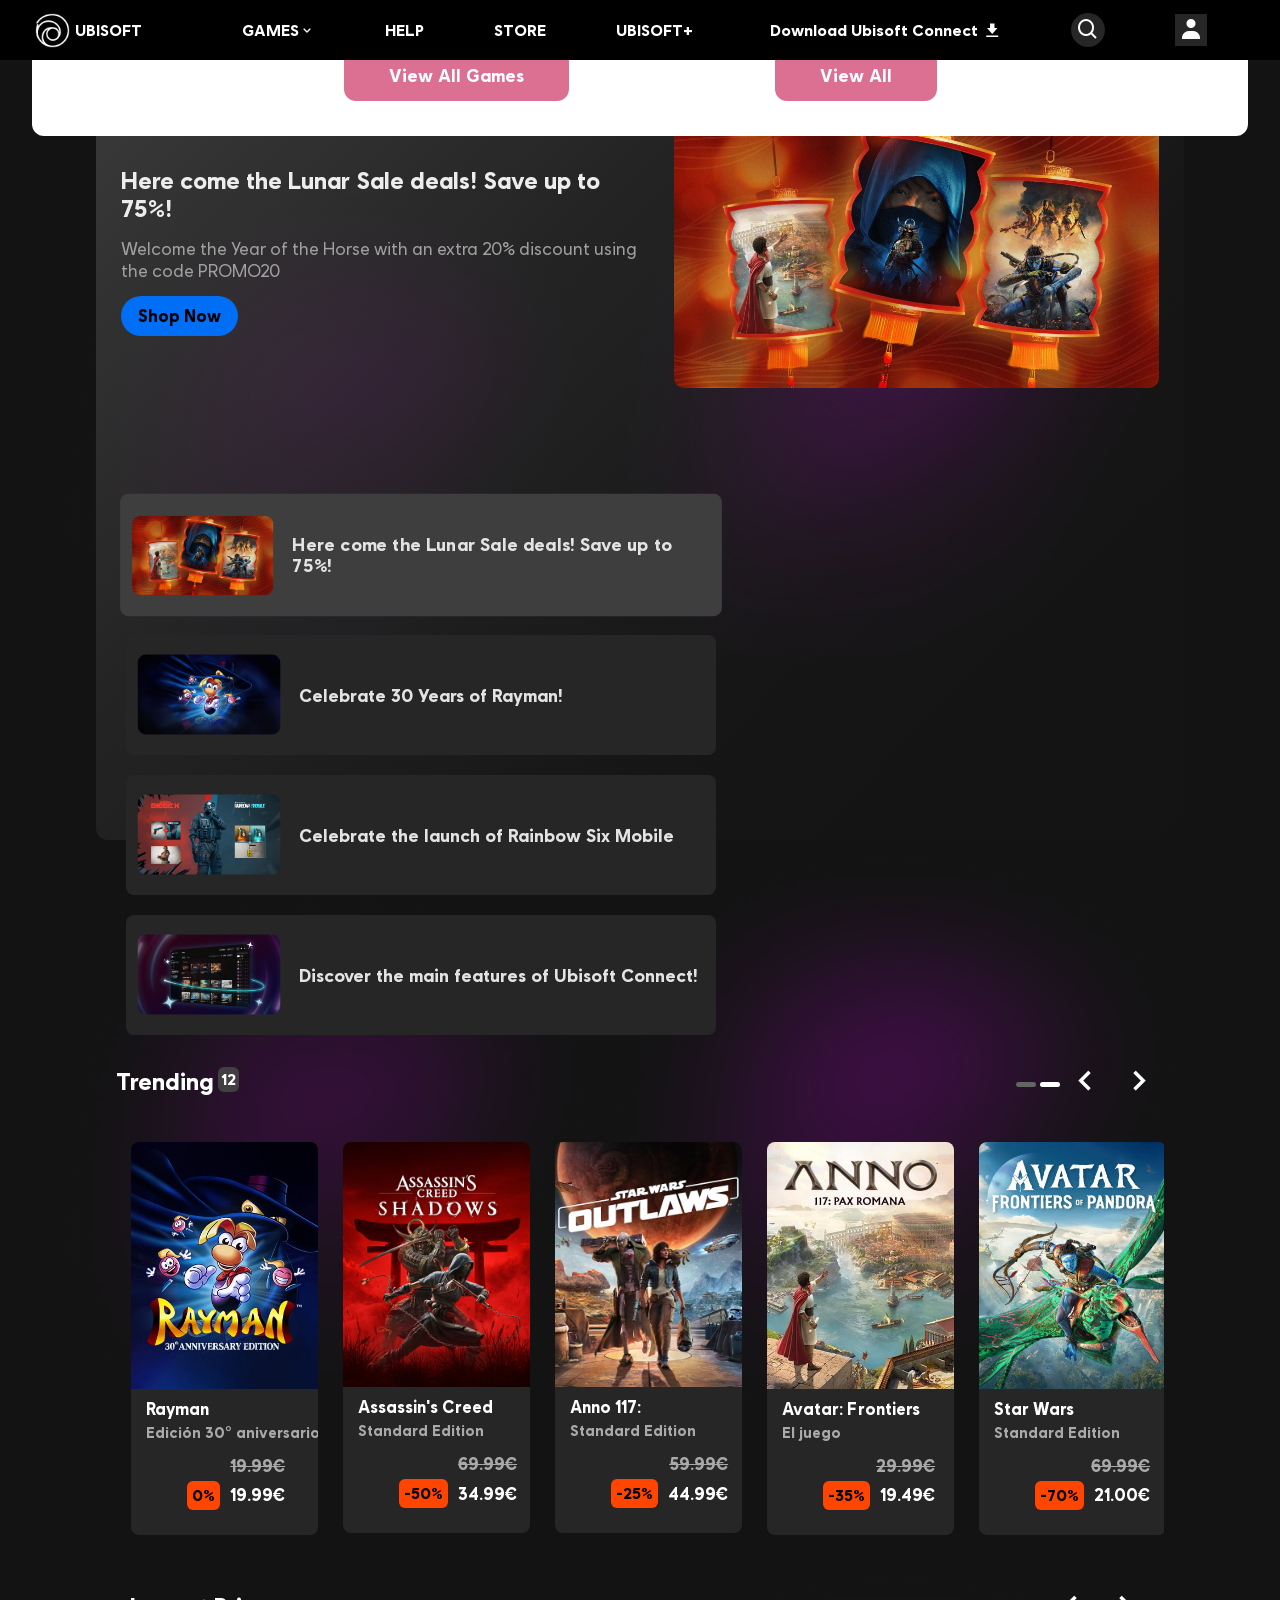
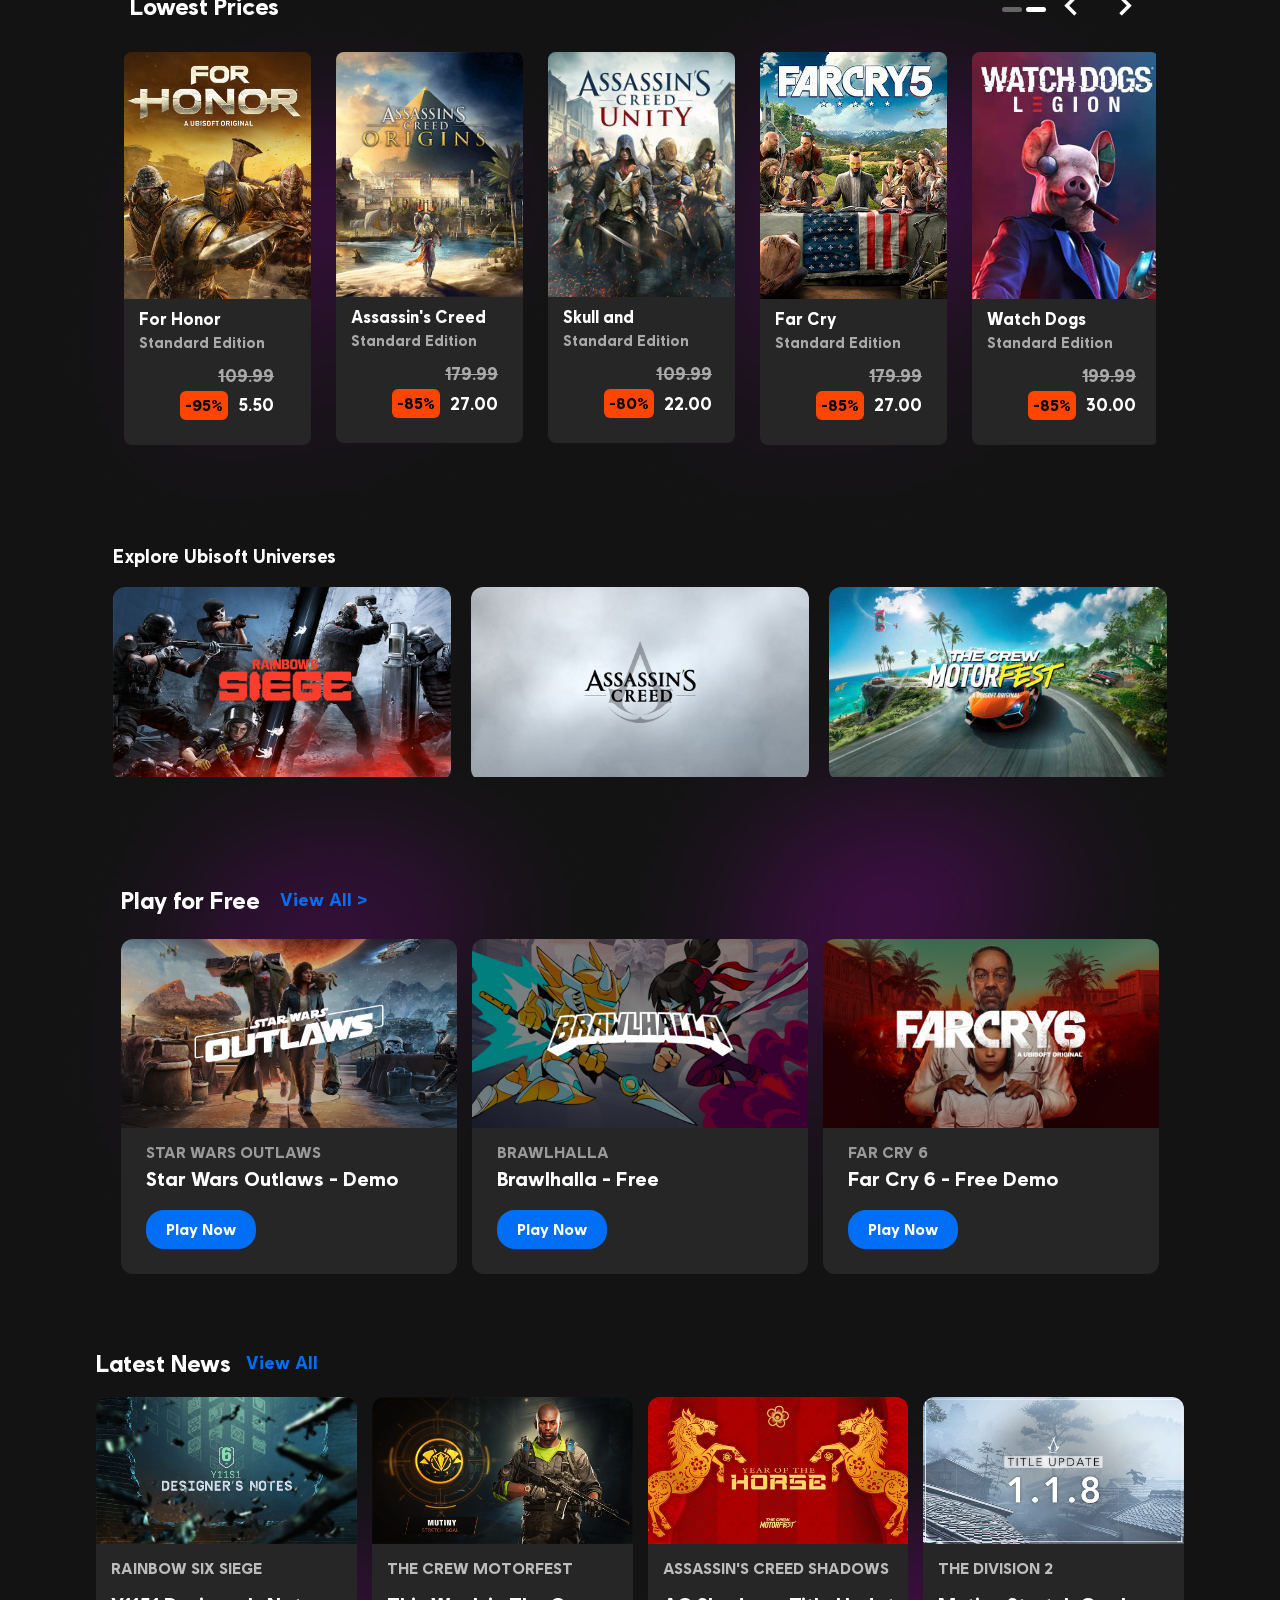
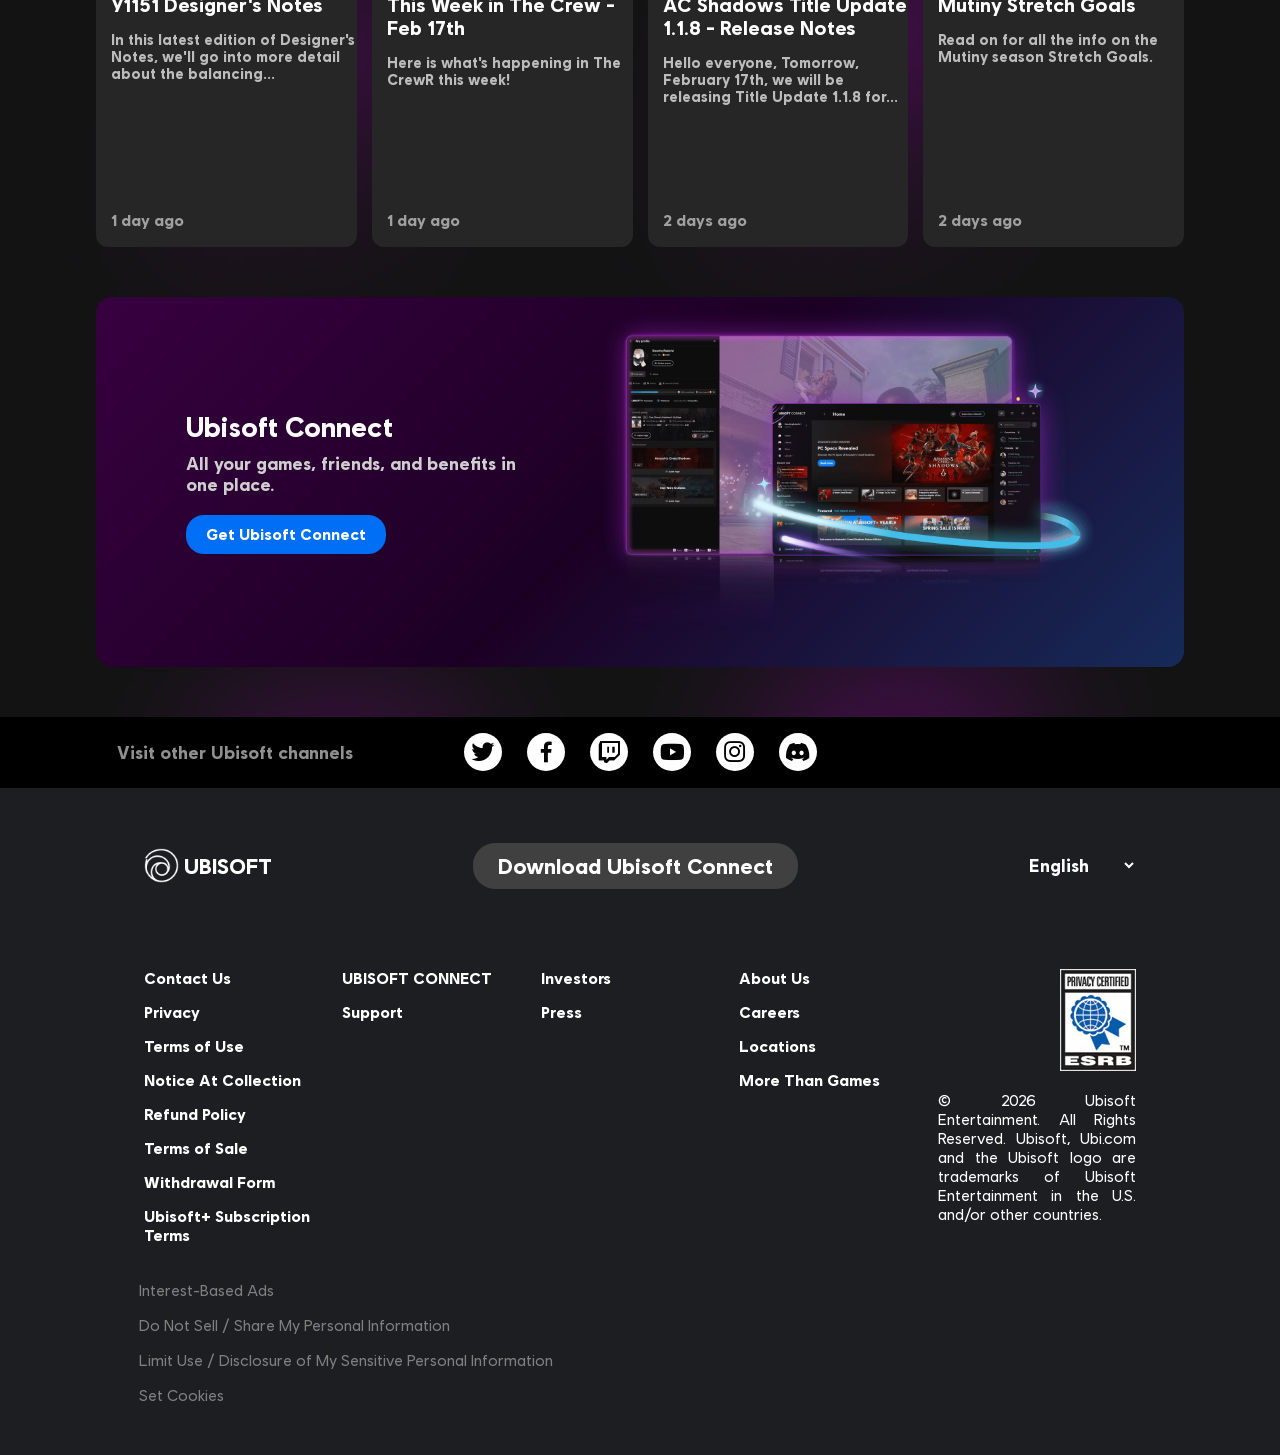
<file: index.html>
<!doctype html>
<html lang="en">
  <head>
    <meta charset="UTF-8" />
    <meta name="viewport" content="width=device-width, initial-scale=1.0" />
    <link
      href="https://unpkg.com/boxicons@2.1.4/css/boxicons.min.css"
      rel="stylesheet"
    />
    <link rel="stylesheet" href="css/compressed/main.min.css" />
    <title>Document</title>
  </head>
  <body>
    <header>
      <nav>
        <ul class="logo-and-category-in-header">
          <li class="humburger-menu-icon">
            <span></span>
            <span></span>
            <span></span>
          </li>
          <li class="logo-box">
            <a href="home.html">
              <img
                class="logo"
                src="assets/img/Ubisoft-Logo--Streamline-Ultimate.png"
                alt=""
              />
              UBISOFT
            </a>
          </li>
          <li class="game-btn-on-header">
            GAMES <i class="bx bx-chevron-down"></i>
          </li>
          <li>HELP</li>
          <li>STORE</li>
          <li>UBISOFT+</li>
        </ul>
        <ul class="icon-in-header">
          <li>Download Ubisoft Connect <i class="bx bxs-download"></i></li>
          <li><i class="bx bx-search"></i></li>
          <li><i class="bx bxs-user"></i></li>
        </ul>
      </nav>
    </header>
    <section class="hamburger-menu-section">
      <ul>
        <li class="open-modal-in-header-mobile-size">
          <p>GAMES <i class="bx bx-chevron-down"></i></p>
          <div class="link-box">
            <a href="">Browse By Category</a>
            <a href="">Browse By Game</a>
            <a href="">Ubisoft+</a>
          </div>
        </li>
      </ul>
      <ul>
        <li><a href="">HELP</a></li>
      </ul>
      <ul>
        <li><a href="">STORE</a></li>
      </ul>
      <ul>
        <li><a href="">UBISOFT+</a></li>
      </ul>
    </section>
    <section class="open-modal-header-section">
      <div class="row-one-in-modal-section">
        <div class="div-one-in-row-one-in-modal-header">
          <ul>
            <li>
              <h2 class="title-col-in-modal-header">Browse By Category</h2>
            </li>
            <li><a href="">Featured</a></li>
            <li><a href="">New To Old</a></li>
            <li><a href="">Free To Play</a></li>
          </ul>
          <ul>
            <li><h2 class="title-col-in-modal-header">Featured</h2></li>
            <li><a href="">PC</a></li>
            <li><a href="">PlayStation</a></li>
            <li><a href="">Nintendo Switch</a></li>
            <li><a href="">Virtual Reality</a></li>
            <li><a href="">Mobile</a></li>
          </ul>
        </div>
        <div class="div-two-in-row-one-in-modal-header">
          <ul>
            <li><h2 class="title-col-in-modal-header">Browse By Game</h2></li>
            <li><a href="">Assassin's Creed Shadows</a></li>
            <li><a href="">Rainbow Six Siege</a></li>
            <li><a href="">Star Wars Outlaws</a></li>
            <li><a href="">Anno 117 : Pax Romana</a></li>
            <li><a href="">Avatar: Frontiers of Pandora</a></li>
            <li><a href="">The Rogue Prince of Persia</a></li>
            <li><a href="">The Crew Motorfest</a></li>
            <li><a href="">Assassin's Creed Mirage</a></li>
            <li><a href="">Just Dance 2026 Edition</a></li>
            <li><a href="">For Honor</a></li>
          </ul>
        </div>
        <div class="div-three-in-row-one-in-modal-header">
          <ul>
            <li><h2 class="title-col-in-modal-header">Most Popular</h2></li>
            <li>
              <div class="game-card-in-modal-boxs">
                <a href="">
                  <div class="game-card-in-modal">
                    <img src="assets/img/img in header (1).webp" alt="" />
                    <h2>Premium</h2>
                    <p>Ubisoft+ Premium Monthly</p>
                    <p>$17,99</p>
                  </div>
                </a>
                <a href="">
                  <div class="game-card-in-modal">
                    <img src="assets/img/img in header (2).webp" alt="" />
                    <h2>Tom Clancy’s Rainbow Six Siege</h2>
                    <p>1,200 R6 Credits</p>
                    <p>$9,99</p>
                  </div>
                </a>
                <a href="">
                  <div class="game-card-in-modal">
                    <img src="assets/img/img in header (1).jpg" alt="" />
                    <h2>Star Wars Outlaws</h2>
                    <p>Standard Edition</p>
                    <p>$21,00</p>
                  </div>
                </a>
              </div>
            </li>
          </ul>
        </div>
      </div>
      <div class="link-to-other-page">
        <button>View All Games</button>
        <button>View All</button>
      </div>
    </section>

    <section class="sliders-section">
      <div class="top-boxs">
        <div class="top-slider-boxs number-one">
          <div>
            <h1>Here come the Lunar Sale deals! Save up to 75%!</h1>
            <p>
              Welcome the Year of the Horse with an extra 20% discount using the
              code PROMO20
            </p>
            <button>Shop Now</button>
          </div>
          <div>
            <img
              src="assets/img/Carousel_Live-Events_LunarSale26_16x9.jpg"
              alt=""
            />
          </div>
        </div>

        <div class="top-slider-boxs number-two hide-box">
          <div>
            <h3>RAYMAN: 30TH ANNIVERSARY EDITION</h3>
            <h1>Celebrate 30 Years of Rayman!</h1>
            <p>
              Discover the ultimate edition with five versions, over 120 levels,
              and an exclusive documentary!
            </p>
            <button>Buy the Game</button>
          </div>
          <div><img src="assets/img/Iceman_banner1.jpg" alt="" /></div>
        </div>

        <div class="top-slider-boxs number-three hide-box">
          <div>
            <h3>RAINBOW SIX MOBILE</h3>
            <h1>
              Celebrate the worldwide launch of Rainbow Six Mobile with
              rewards...
            </h1>
            <p>
              To commemorate this major milestone for the Rainbow Six brand,
              Siege players can earn incredible rewards in both Rainbow Six
              Siege and Rainbow Six Mobile. Time to squad up and...
            </p>
            <button>Read More</button>
          </div>
          <div><img src="assets/img/Header_image_960x540.jpg" alt="" /></div>
        </div>

        <div class="top-slider-boxs number-four hide-box">
          <div>
            <h1>Discover the main features of Ubisoft Connect!</h1>
            <p>All your games, friends, and benefits in one place.</p>
            <button>Read More</button>
          </div>
          <div><img src="assets/img/News2.jpg" alt="" /></div>
        </div>

        <div class="change-slider-by-box">
          <div class="change-box number-one-change select-box">
            <img
              src="assets/img/Carousel_Live-Events_LunarSale26_16x9.jpg"
              alt=""
            />
            <p>Here come the Lunar Sale deals! Save up to 75%!</p>
          </div>
          <div class="change-box number-two-change">
            <img src="assets/img/Iceman_banner1.jpg" alt="" />
            <p>Celebrate 30 Years of Rayman!</p>
          </div>
          <div class="change-box number-three-change">
            <img src="assets/img/Header_image_960x540.jpg" alt="" />
            <p>Celebrate the launch of Rainbow Six Mobile</p>
          </div>
          <div class="change-box number-four-change">
            <img src="assets/img/News2.jpg" alt="" />
            <p>Discover the main features of Ubisoft Connect!</p>
          </div>
        </div>
      </div>

      <div class="first-game-slider">
        <div class="title-in-first-game-slider-and-arrows">
          <h1 class="title-in-first-game-slider">Trending <span>12</span></h1>
          <div class="arrow-in-first-game-slider">
            <div class="spans-in-game-slider">
              <span class="back-color-span-for-slider"></span>
              <span></span>
            </div>
            <i class="bx bx-chevron-left prev-in-first-game-slider"></i>
            <i class="bx bx-chevron-right next-in-first-game-slider"></i>
          </div>
        </div>
        <div class="first-games-slider-root-section">
          <div class="first-games-slider-root"></div>
        </div>
      </div>
    </section>

    <section class="second-game-slider">
      <div class="second-game-slider">
        <div class="title-in-second-game-slider-and-arrows">
          <h1 class="title-in-second-game-slider">Lowest Prices</h1>
          <div class="arrow-in-second-game-slider">
            <div class="spans-in-game-slider spans-in-game-slider-second">
              <span class="back-color-span-for-slider"></span>
              <span></span>
            </div>
            <i class="bx bx-chevron-left prev-in-second-game-slider"></i>
            <i class="bx bx-chevron-right next-in-second-game-slider"></i>
          </div>
        </div>
        <div class="second-games-slider-root-section">
          <div class="second-games-slider-root"></div>
        </div>
      </div>

      <section class="game-banner">
        <h1 class="game-banner-title">Explore Ubisoft Universes</h1>
        <div class="game-banner-img-box">
          <div class="rainbow">
            <img src="assets/img/R6_KEYART_960x540.jpg" alt="" />
            <h3>Rainbow Six</h3>
          </div>
          <div class="assassin">
            <img src="assets/img/AC-FranchiseBanner_960x540_1.jpg" alt="" />
            <h3>Assassin's Creed</h3>
          </div>
          <div class="the-crew">
            <img src="assets/img/tc-franchise.jpg" alt="" />
            <h3>The Crew Motorfest</h3>
          </div>
        </div>
      </section>
    </section>

    <section class="game-information">
      <div class="game-information-title">
        <h1>Play for Free</h1>
        <a>View All ></a>
      </div>
      <div class="game-information-box">
        <div class="game-information-card">
          <img src="assets/img/FTP_banner_SW_2024.jpg" alt="" />
          <h2>STAR WARS OUTLAWS</h2>
          <h1>Star Wars Outlaws - Demo</h1>
          <button>Play Now</button>
        </div>
        <div class="game-information-card">
          <img src="assets/img/FTP_960x540_Image_cover_BRAWLHALLA.jpg" alt="" />
          <h2>BRAWLHALLA</h2>
          <h1>Brawlhalla - Free</h1>
          <button>Play Now</button>
        </div>
        <div class="game-information-card">
          <img src="assets/img/FTP_960x540_Image_cover_FC6.jpg" alt="" />
          <h2>FAR CRY 6</h2>
          <h1>Far Cry 6 - Free Demo</h1>
          <button>Play Now</button>
        </div>
      </div>
    </section>

    <section class="news-section">
      <div class="news-title">
        <h1>Latest News</h1>
        <a href="">View All</a>
      </div>
      <div class="news-box">
        <div class="news-card">
          <img src="assets/img/information (1).jpg" alt="" />
          <p class="name-game-news">RAINBOW SIX SIEGE</p>
          <h1>Y1151 Designer's Notes</h1>
          <h3>
            In this latest edition of Designer's Notes, we'll go into more
            detail about the balancing...
          </h3>
          <p class="date-in-news-box">1 day ago</p>
        </div>
        <div class="news-card">
          <img src="assets/img/information (2).jpg" alt="" />
          <p class="name-game-news">THE CREW MOTORFEST</p>
          <h1>This Week in The Crew - Feb 17th</h1>
          <h3>Here is what's happening in The CrewR this week!</h3>
          <p class="date-in-news-box">1 day ago</p>
        </div>
        <div class="news-card">
          <img src="assets/img/information (3).jpg" alt="" />
          <p class="name-game-news">ASSASSIN'S CREED SHADOWS</p>
          <h1>AC Shadows Title Update 1.1.8 - Release Notes</h1>
          <h3>
            Hello everyone, Tomorrow, February 17th, we will be releasing Title
            Update 1.1.8 for...
          </h3>
          <p class="date-in-news-box">2 days ago</p>
        </div>
        <div class="news-card">
          <img src="assets/img/information (1).jfif" alt="" />
          <p class="name-game-news">THE DIVISION 2</p>
          <h1>Mutiny Stretch Goals</h1>
          <h3>Read on for all the info on the Mutiny season Stretch Goals.</h3>
          <p class="date-in-news-box">2 days ago</p>
        </div>
      </div>
    </section>

    <section class="ubisoft-connect">
      <div class="connect-text">
        <h1>Ubisoft Connect</h1>
        <p>All your games, friends, and benefits in one place.</p>
        <button>Get Ubisoft Connect</button>
      </div>
      <div class="connect-img">
        <img src="assets/img/UC_promo_asset_1080.png" alt="" />
      </div>
    </section>

    <section class="social-box">
      <div class="text-in-social-box">
        <p>Visit other Ubisoft channels</p>
      </div>
      <div class="icon-social">
        <a href=""><i class="bx bxl-twitter"></i></a>
        <a href=""><i class="bx bxl-facebook"></i></a>
        <a href=""><i class="bx bxl-twitch"></i></a>
        <a href=""><i class="bx bxl-youtube"></i></a>
        <a href=""><i class="bx bxl-instagram"></i></a>
        <a href=""><i class="bx bxl-discord-alt"></i></a>
      </div>
    </section>

    <footer>
      <div class="row-one-in-footer">
        <div class="logo-in-row-one-footer">
          <a href="home.html">
            <img
              class="logo"
              src="assets/img/Ubisoft-Logo--Streamline-Ultimate.png"
              alt=""
            />
            UBISOFT
          </a>
        </div>
        <button class="btn-in-row-one-footer">Download Ubisoft Connect</button>
        <select class="select-box-in-row-one-footer">
          <option value="english">English</option>
          <option value="german">German</option>
          <option value="france">French</option>
        </select>
      </div>

      <div class="row-two-in-footer">
        <ul>
          <li><a href="">Contact Us</a></li>
          <li><a href="">Privacy</a></li>
          <li><a href="">Terms of Use</a></li>
          <li><a href="">Notice At Collection</a></li>
          <li><a href="">Refund Policy</a></li>
          <li><a href="">Terms of Sale</a></li>
          <li><a href="">Withdrawal Form</a></li>
          <li><a href="">Ubisoft+ Subscription Terms</a></li>
        </ul>
        <ul>
          <li><a href="">UBISOFT CONNECT</a></li>
          <li><a href="">Support</a></li>
        </ul>
        <ul>
          <li><a href="">Investors</a></li>
          <li><a href="">Press</a></li>
        </ul>
        <ul>
          <li><a href="">About Us</a></li>
          <li><a href="">Careers</a></li>
          <li><a href="">Locations</a></li>
          <li><a href="">More Than Games</a></li>
        </ul>
        <ul>
          <li>
            <a href="">
              <img
                class="esrb-logo"
                src="assets/img/esrb-privacy-footer.avif"
                alt=""
              />
            </a>
          </li>
          <li>
            <p class="esrb-text">
              © 2026 Ubisoft Entertainment. All Rights Reserved. Ubisoft,
              Ubi.com and the Ubisoft logo are trademarks of Ubisoft
              Entertainment in the U.S. and/or other countries.
            </p>
          </li>
        </ul>
      </div>

      <div class="row-three-in-footer">
        <ul>
          <li><a href="">Interest-Based Ads</a></li>
          <li><a href="">Do Not Sell / Share My Personal Information</a></li>
          <li>
            <a href="">
              Limit Use / Disclosure of My Sensitive Personal Information
            </a>
          </li>
          <li><a href="">Set Cookies</a></li>
        </ul>
      </div>
    </footer>

    <script src="js/home-page-javascript.js"></script>
  </body>
</html>
</file>
<file: css/compressed/main.min.css>
*{padding:0;margin:0;list-style:none;box-sizing:border-box;text-decoration:none;font-family:"UbisoftFont-bold"}a{color:#fff}body{background-image:url(/assets/img/Untitled-1\ copy.jpg);background-size:100%;overflow-x:hidden !important}@media(max-width: 768px){div,section{overflow-x:auto !important}}@font-face{font-family:"UbisoftFont-bold";src:url(/assets/fonts/Ubisoft\ Sans\ Bold.ttf)}@font-face{font-family:"UbisoftFont-regular";src:url(/assets/fonts/Ubisoft\ Sans\ Regular.ttf)}.hide-box{opacity:0 !important;visibility:hidden !important;z-index:-1;display:none !important}.select-box{background-color:#3e3e3e !important;color:#c1c1c1;transform:scale(1.02)}.back-color-span-for-slider{background-color:#656565 !important}.transform-for-modal-box{top:calc(0% + 60px) !important}.iconDeg{transform:rotate(180deg) !important}.transform-game-slider{transform:translateX(-51%)}.transform-game-slider-second{transform:translateX(-25%)}.fit-content-height{height:100px !important;padding-bottom:15px;margin-top:15px}.rotate-arrow{transform:rotate(180deg)}.show-humbergur-menu{left:0 !important}.disabled-span{display:none !important}.rotate-first-span{transform:rotate(45deg);position:absolute}.rotate-last-span{transform:rotate(-45deg);position:absolute}.body-overflow{overflow:hidden !important}header{width:100%;height:fit-content;background-color:#000;position:absolute;top:0 !important;left:0 !important;z-index:2000}header nav{display:flex;align-items:center;justify-content:space-between;color:#fff}header nav ul{height:60px}header nav ul li{display:flex;align-items:center;justify-content:center;padding:15px 35px;height:100%;transition:all 220ms ease}header nav ul li i{transform:rotate(0);transition:all 220ms ease}header nav ul li:hover{background-color:#fff;color:#000}header nav ul li:first-child:hover{background-color:#000;color:#fff;cursor:pointer}header nav .logo-and-category-in-header{display:flex;align-items:center;justify-content:center;font-size:17px}header nav .logo-and-category-in-header .logo-box a{display:flex;align-items:center;justify-content:center;gap:5px;margin-right:30px}header nav .logo-and-category-in-header .logo-box a .logo{filter:invert(1);width:35px;height:auto}header nav .icon-in-header{display:flex;align-items:center;justify-content:center;gap:0px;margin-right:3%;font-size:18px}header nav .icon-in-header li:first-child:hover{cursor:pointer}header nav .icon-in-header li:hover{background-color:#000;color:#fff}header nav .icon-in-header li:hover i{cursor:pointer}header nav .icon-in-header .bxs-download{font-size:18px !important;background-color:none !important;padding:0 !important;margin-left:5px !important}header nav .icon-in-header .bx-search{font-size:24px;background-color:#262626;padding:5px;border-radius:50%}header nav .icon-in-header .bxs-user{font-size:24px;background-color:#262626;padding:4px}@media(max-width: 1920px){header nav ul li{font-size:16px !important}}@media(max-width: 768px){header nav{justify-content:start}header nav ul{gap:90px;margin-left:15px}header nav ul li:nth-child(3),header nav ul li:nth-child(4),header nav ul li:nth-child(5),header nav ul li:nth-child(6){display:none !important}header ul:nth-child(2){display:none !important}header ul:nth-child(2) li{display:none !important}.logo{margin-left:-40px}}.humburger-menu-icon{display:none}.hamburger-menu-section{width:100%;height:100%;background-color:#262626;z-index:2000;position:absolute;top:calc(0% + 60px);left:-120%;transition:all 400ms ease}.hamburger-menu-section ul{padding:15px;border-bottom:1px solid #727272}.hamburger-menu-section ul .open-modal-in-header-mobile-size p{color:#fff}.hamburger-menu-section ul .open-modal-in-header-mobile-size p i{transition:all 280ms ease}.hamburger-menu-section ul .open-modal-in-header-mobile-size .link-box{display:flex;height:0;width:100%;overflow:hidden;align-items:start;justify-content:start;flex-direction:column;gap:15px;transition:all 820ms ease}.hamburger-menu-section ul .open-modal-in-header-mobile-size .link-box a{font-family:"UbisoftFont-regular";font-size:18px;margin-left:20px}.hamburger-menu-section ul li{padding:5px;font-size:20px}@media(max-width: 768px){.humburger-menu-icon{display:flex;align-items:center;justify-content:center;flex-direction:column;gap:5px;padding:5px 7px;width:50px;height:50px}.humburger-menu-icon span{width:20px !important;height:2px !important;background-color:#fff;transition:all 280ms}}.open-modal-header-section{background-color:#fff;width:95%;top:-130%;left:50%;transform:translateX(-50%);z-index:1000;position:absolute;display:flex;align-items:center;justify-content:center;flex-direction:column;padding:25px;border-radius:0 0 12px 12px;transition:all 380ms ease}.open-modal-header-section .row-one-in-modal-section{display:flex;align-items:start;justify-content:space-between;padding:0 40px 0 40px;width:100%}.open-modal-header-section .row-one-in-modal-section .div-one-in-row-one-in-modal-header{display:flex;align-items:start;justify-content:center;flex-direction:column;gap:50px}.open-modal-header-section .row-one-in-modal-section .div-one-in-row-one-in-modal-header ul{display:flex;align-items:start;justify-content:center;flex-direction:column;gap:20px}.open-modal-header-section .row-one-in-modal-section .div-one-in-row-one-in-modal-header ul li{font-size:16px;font-family:"UbisoftFont-regular"}.open-modal-header-section .row-one-in-modal-section .div-one-in-row-one-in-modal-header ul li h2{color:#000;padding-bottom:10px;padding-right:180px;border-bottom:1px solid #000;font-family:"UbisoftFont-bold" !important;font-size:16px;word-spacing:.1px}.open-modal-header-section .row-one-in-modal-section .div-one-in-row-one-in-modal-header ul li a{color:#000}.open-modal-header-section .row-one-in-modal-section .div-one-in-row-one-in-modal-header ul li a:hover{text-decoration:underline}.open-modal-header-section .row-one-in-modal-section .div-two-in-row-one-in-modal-header{display:flex;align-items:center;justify-content:center}.open-modal-header-section .row-one-in-modal-section .div-two-in-row-one-in-modal-header ul{display:flex;align-items:start;justify-content:center;flex-direction:column;gap:30px}.open-modal-header-section .row-one-in-modal-section .div-two-in-row-one-in-modal-header ul li{font-size:16px;font-family:"UbisoftFont-regular"}.open-modal-header-section .row-one-in-modal-section .div-two-in-row-one-in-modal-header ul li h2{color:#000;padding-bottom:10px;padding-right:180px;border-bottom:1px solid #000;font-family:"UbisoftFont-bold" !important;font-size:16px;word-spacing:.1px}.open-modal-header-section .row-one-in-modal-section .div-two-in-row-one-in-modal-header ul li a{color:#000}.open-modal-header-section .row-one-in-modal-section .div-two-in-row-one-in-modal-header ul li a:hover{text-decoration:underline}.open-modal-header-section .row-one-in-modal-section .div-three-in-row-one-in-modal-header{display:flex;align-items:center;justify-content:center}.open-modal-header-section .row-one-in-modal-section .div-three-in-row-one-in-modal-header ul{display:flex;align-items:start;justify-content:center;flex-direction:column;gap:15px}.open-modal-header-section .row-one-in-modal-section .div-three-in-row-one-in-modal-header ul li:nth-child(1) h2{color:#000;padding-bottom:10px;padding-right:180px;border-bottom:1px solid #000;font-family:"UbisoftFont-bold" !important;font-size:16px;word-spacing:.1px}.open-modal-header-section .row-one-in-modal-section .div-three-in-row-one-in-modal-header ul li .game-card-in-modal-boxs{display:flex;align-items:start;justify-content:center;gap:50px}.open-modal-header-section .row-one-in-modal-section .div-three-in-row-one-in-modal-header ul li .game-card-in-modal-boxs .game-card-in-modal{display:flex;align-items:start;justify-content:center;flex-direction:column;gap:10px;border-radius:4px;border:1px solid rgba(0,0,0,.11);padding:10px;transition:all 180ms ease}.open-modal-header-section .row-one-in-modal-section .div-three-in-row-one-in-modal-header ul li .game-card-in-modal-boxs .game-card-in-modal:hover{box-shadow:0 0 5px 2px rgba(0,0,0,.2)}.open-modal-header-section .row-one-in-modal-section .div-three-in-row-one-in-modal-header ul li .game-card-in-modal-boxs .game-card-in-modal img{background-color:#c4c4c4;padding:20px;width:280px;height:auto}.open-modal-header-section .row-one-in-modal-section .div-three-in-row-one-in-modal-header ul li .game-card-in-modal-boxs .game-card-in-modal h2{color:#000;font-size:16px;margin-top:10px}.open-modal-header-section .row-one-in-modal-section .div-three-in-row-one-in-modal-header ul li .game-card-in-modal-boxs .game-card-in-modal p{color:#373737;font-size:14px;font-family:"UbisoftFont-regular"}.open-modal-header-section .link-to-other-page{width:50%;margin-top:40px;margin-bottom:20px;display:flex;align-items:center;justify-content:space-between}.open-modal-header-section .link-to-other-page button{border:none;padding:15px 45px;font-size:18px;background-color:#db7093;border-radius:12px;transition:all 280ms ease;color:#fff;cursor:pointer}.open-modal-header-section .link-to-other-page button:hover{background-color:rgba(216,112,147,0);color:#000;border:1px solid #000}@media(max-width: 1920px){.open-modal-header-section{padding:15px !important}.open-modal-header-section .row-one-in-modal-section{text-wrap:nowrap;padding:0 30px 0 30px;gap:45px}.open-modal-header-section .row-one-in-modal-section .div-one-in-row-one-in-modal-header h2{font-size:15px !important;padding-right:200px !important}.open-modal-header-section .row-one-in-modal-section .div-one-in-row-one-in-modal-header a{font-size:14px !important}.div-three-in-row-one-in-modal-header{top:-150% !important}.div-three-in-row-one-in-modal-header .game-card-in-modal-boxs{justify-content:start !important;flex-wrap:wrap}.div-three-in-row-one-in-modal-header .game-card-in-modal-boxs .game-card-in-modal{align-items:center !important}.div-three-in-row-one-in-modal-header .game-card-in-modal-boxs .game-card-in-modal img{width:180px !important}}@media(max-width: 768px){.open-modal-header-section{display:none}}.sliders-section{width:100%;height:calc(100vh - 60px);background-repeat:no-repeat;background-size:100%}.sliders-section .top-boxs{width:65%;height:750px;background:linear-gradient(135deg, rgb(57, 57, 57), rgba(53, 53, 53, 0.5), rgba(48, 48, 48, 0.1), rgba(42, 42, 42, 0));padding:25px;border-radius:12px;top:10%;left:50%;transform:translateX(-50%);position:absolute}.sliders-section .top-boxs .top-slider-boxs{display:flex;align-items:center;justify-content:space-between;gap:25px}.sliders-section .top-boxs .top-slider-boxs div{display:flex;align-items:start;justify-content:center;gap:15px;flex-direction:column;opacity:1;visibility:visible;transition:all 220ms ease}.sliders-section .top-boxs .top-slider-boxs div h3{color:#bbb}.sliders-section .top-boxs .top-slider-boxs div h1{color:#ededed}.sliders-section .top-boxs .top-slider-boxs div p{color:#a0a0a0;font-size:18px;font-family:"UbisoftFont-regular"}.sliders-section .top-boxs .top-slider-boxs div button{background-color:#006ef5;border:none;border-radius:20px;padding:10px 17px;font-size:17px;transition:all 180ms;cursor:pointer}.sliders-section .top-boxs .top-slider-boxs div button:hover{background-color:#0060d6}.sliders-section .top-boxs .top-slider-boxs div:nth-child(2){width:60%;overflow:hidden;border-radius:10px;height:fit-content}.sliders-section .top-boxs .top-slider-boxs div:nth-child(2) img{width:100%;height:100%}.sliders-section .top-boxs .change-slider-by-box{display:flex;align-items:center;justify-content:space-between;gap:20px;width:100%;padding:30px;position:absolute;top:75%;left:50%;transform:translateX(-50%)}.sliders-section .top-boxs .change-slider-by-box .change-box{background-color:#262626;padding:18px;display:flex;align-items:center;justify-content:center;gap:25px;border-radius:8px;transition:all 180ms ease;cursor:pointer}.sliders-section .top-boxs .change-slider-by-box .change-box img{width:200px;transform:scale(1.1);border-radius:8px;overflow:hidden}.sliders-section .top-boxs .change-slider-by-box .change-box p{font-size:18px;color:#e3e3e3}.sliders-section .top-boxs .change-slider-by-box .change-box:hover{background-color:#202020}@media(max-width: 1920px){.sliders-section .top-boxs{width:85%}.sliders-section .change-slider-by-box{top:50% !important;flex-wrap:wrap}.sliders-section .change-slider-by-box .change-box{width:590px;height:120px;justify-content:start !important}.sliders-section .change-slider-by-box .change-box img{width:130px !important}.sliders-section .change-slider-by-box .change-box p{font-size:16px}}@media(max-width: 768px){.top-slider-boxs{flex-direction:column}.top-slider-boxs div h3{font-size:18px !important}.top-slider-boxs div h1{font-size:20px !important}.top-slider-boxs div p{font-size:16px !important}.top-slider-boxs div button{font-size:16px}.top-slider-boxs div:last-child{width:100% !important}.change-slider-by-box{gap:10px !important;margin-top:110px}.change-slider-by-box .change-box{width:140px !important;height:fit-content !important;padding:7px !important}.change-slider-by-box .change-box p{display:none}}@media(max-width: 450px){.change-slider-by-box{margin-top:100px !important;gap:8px}.change-slider-by-box .change-box{width:120px !important;padding:5px !important}}.first-game-slider{width:65%;height:fit-content;padding:20px;display:flex;align-items:center;justify-content:center;gap:20px;flex-direction:column;position:absolute;top:75%;left:50%;transform:translateX(-50%)}.first-game-slider .title-in-first-game-slider-and-arrows{display:flex;align-items:center;justify-content:space-between;width:100%}.first-game-slider .title-in-first-game-slider-and-arrows .title-in-first-game-slider{font-size:24px;color:#fff;position:relative}.first-game-slider .title-in-first-game-slider-and-arrows .title-in-first-game-slider span{background-color:#404040;padding:3px;border-radius:6px;font-size:16px;position:absolute;left:105%;top:0%}.first-game-slider .title-in-first-game-slider-and-arrows .arrow-in-first-game-slider{display:flex;align-items:center;justify-content:space-between}.first-game-slider .title-in-first-game-slider-and-arrows .arrow-in-first-game-slider .spans-in-game-slider span{display:inline-block;width:20px;height:5px;border-radius:4px;background-color:#fff}.first-game-slider .title-in-first-game-slider-and-arrows .arrow-in-first-game-slider i{font-size:42px;padding:5px;color:#fff;cursor:pointer;transition:all 200ms ease}.first-game-slider .title-in-first-game-slider-and-arrows .arrow-in-first-game-slider i:hover{color:#c8c8c8}.first-game-slider .first-games-slider-root-section{display:flex;align-items:start;justify-content:flex-start;gap:25px;overflow-x:hidden;width:100%;padding:15px;margin:0 auto}.first-game-slider .first-games-slider-root-section .first-games-slider-root{display:flex;align-items:start;justify-content:flex-start;gap:25px;transition:all 340ms ease;margin:0 auto}.first-game-slider .first-games-slider-root-section .first-games-slider-root .game-card{flex-shrink:0;width:243px;height:fit-content;padding-bottom:25px;display:flex;align-items:start;justify-content:start;position:relative;flex-direction:column;border-radius:8px;background-color:#262626;overflow:hidden;transition:all 280ms ease;text-wrap:nowrap;text-overflow:hidden}.first-game-slider .first-games-slider-root-section .first-games-slider-root .game-card img{width:243px;height:auto;transition:all 280ms ease}.first-game-slider .first-games-slider-root-section .first-games-slider-root .game-card .game-name{font-size:18px;margin-left:15px;margin-top:10px;color:#fff}.first-game-slider .first-games-slider-root-section .first-games-slider-root .game-card .game-description{font-size:16px;margin-left:15px;margin-top:5px;color:#a9a9a9}.first-game-slider .first-games-slider-root-section .first-games-slider-root .game-card .original-price{font-size:17px;margin-left:72%;margin-top:15px;color:#a9a9a9;text-decoration:line-through}.first-game-slider .first-games-slider-root-section .first-games-slider-root .game-card .all-price{display:flex;align-items:end;justify-content:center;flex-direction:column;margin-left:40%}.first-game-slider .first-games-slider-root-section .first-games-slider-root .game-card .all-price .discount-and-price{display:flex;align-items:center;justify-content:flex-end;width:100%;gap:10px;margin-top:5px}.first-game-slider .first-games-slider-root-section .first-games-slider-root .game-card .all-price .discount-and-price .price{font-size:17px;color:#fff}.first-game-slider .first-games-slider-root-section .first-games-slider-root .game-card .all-price .discount-and-price .discount{background-color:#ff4500;padding:5px;border-radius:6px}.first-game-slider .first-games-slider-root-section .first-games-slider-root .game-card:hover img{transform:scale(1.04)}.first-game-slider .first-games-slider-root-section .first-games-slider-root .game-card:hover{background-color:#290f00;cursor:pointer}@media(max-width: 1920px){.first-game-slider{width:85%;top:115%}.first-games-slider-root-section .first-games-slider-root .game-card{width:187px !important}.first-games-slider-root-section .first-games-slider-root .game-card img{width:187px !important;height:auto;transition:all 280ms ease}.first-games-slider-root-section .first-games-slider-root .game-card .game-name{font-size:17px !important}.first-games-slider-root-section .first-games-slider-root .game-card .game-description{font-size:15px !important}.first-games-slider-root-section .first-games-slider-root .game-card .all-price{margin-left:30% !important}}@media(max-width: 768px){.first-game-slider{top:98%;width:95%;gap:15px}.first-game-slider .title-in-first-game-slider-and-arrows .arrow-in-first-game-slider{display:none}.first-game-slider .first-games-slider-root-section{padding:0;overflow-x:scroll}}@media(max-width: 450px){.first-game-slider{top:110%}}.second-game-slider{width:100%;margin:150px auto 50px auto;height:fit-content;padding:20px;display:flex;align-items:center;justify-content:center;gap:20px;flex-direction:column;background-repeat:no-repeat}.second-game-slider .title-in-second-game-slider-and-arrows{display:flex;align-items:center;justify-content:space-between;width:65%}.second-game-slider .title-in-second-game-slider-and-arrows .title-in-second-game-slider{font-size:24px;color:#fff;position:relative}.second-game-slider .title-in-second-game-slider-and-arrows .arrow-in-second-game-slider{display:flex;align-items:center;justify-content:space-between}.second-game-slider .title-in-second-game-slider-and-arrows .arrow-in-second-game-slider .spans-in-game-slider span{display:inline-block;width:20px;height:5px;border-radius:4px;background-color:#fff}.second-game-slider .title-in-second-game-slider-and-arrows .arrow-in-second-game-slider i{font-size:42px;padding:5px;color:#fff;cursor:pointer;transition:all 200ms ease}.second-game-slider .title-in-second-game-slider-and-arrows .arrow-in-second-game-slider i:hover{color:#c8c8c8}.second-game-slider .second-games-slider-root-section{display:flex;align-items:start;justify-content:flex-start;gap:25px;overflow-x:hidden;width:65%;padding:15px}.second-game-slider .second-games-slider-root-section .second-games-slider-root{display:flex;align-items:start;justify-content:flex-start;gap:25px;transition:all 340ms ease}.second-game-slider .second-games-slider-root-section .second-games-slider-root .second-game-card{flex-shrink:0;width:243px;height:fit-content;padding-bottom:25px;display:flex;align-items:start;justify-content:center;position:relative;flex-direction:column;border-radius:8px;background-color:#262626;overflow:hidden;transition:all 280ms ease;text-wrap:nowrap;text-overflow:hidden}.second-game-slider .second-games-slider-root-section .second-games-slider-root .second-game-card img{width:100%;height:auto;transition:all 280ms ease}.second-game-slider .second-games-slider-root-section .second-games-slider-root .second-game-card .game-name{font-size:20px;margin-left:15px;margin-top:10px;color:#fff}.second-game-slider .second-games-slider-root-section .second-games-slider-root .second-game-card .game-description{font-size:17px;margin-left:15px;margin-top:5px;color:#a9a9a9}.second-game-slider .second-games-slider-root-section .second-games-slider-root .second-game-card .original-price{font-size:17px;margin-left:72%;margin-top:15px;color:#a9a9a9;text-decoration:line-through}.second-game-slider .second-games-slider-root-section .second-games-slider-root .second-game-card .all-price{display:flex;align-items:end;justify-content:center;flex-direction:column;margin-left:40%}.second-game-slider .second-games-slider-root-section .second-games-slider-root .second-game-card .all-price .discount-and-price{display:flex;align-items:center;justify-content:flex-end;width:100%;gap:10px;margin-top:5px}.second-game-slider .second-games-slider-root-section .second-games-slider-root .second-game-card .all-price .discount-and-price .price{font-size:17px;color:#fff}.second-game-slider .second-games-slider-root-section .second-games-slider-root .second-game-card .all-price .discount-and-price .discount{background-color:#ff4500;padding:5px;border-radius:6px}.second-game-slider .second-games-slider-root-section .second-games-slider-root .second-game-card:hover img{transform:scale(1.04)}.second-game-slider .second-games-slider-root-section .second-games-slider-root .second-game-card:hover{background-color:#290f00;cursor:pointer}@media(max-width: 1920px){.second-game-slider{margin:350px auto 60px auto;width:100% !important}.second-game-slider .title-in-second-game-slider-and-arrows{width:85%}.second-game-slider .second-games-slider-root-section{width:86% !important;padding:0 !important}.second-game-slider .second-games-slider-root-section .second-games-slider-root .second-game-card{width:187px !important}.second-game-slider .second-games-slider-root-section .second-games-slider-root .second-game-card img{width:187px !important;height:auto;transition:all 280ms ease}.second-game-slider .second-games-slider-root-section .second-games-slider-root .second-game-card .game-name{font-size:17px !important}.second-game-slider .second-games-slider-root-section .second-games-slider-root .second-game-card .game-description{font-size:15px !important}.second-game-slider .second-games-slider-root-section .second-games-slider-root .second-game-card .all-price{margin-left:30% !important}}@media(max-width: 768px){.second-game-slider{margin:270px auto 50px auto;padding:0}.second-game-slider .title-in-second-game-slider-and-arrows .arrow-in-second-game-slider{display:none}.second-game-slider .second-games-slider-root-section{overflow-x:scroll}}@media(max-width: 450px){.second-game-slider{margin-top:350px}}.game-banner{display:flex;align-items:start;justify-content:center;flex-direction:column;gap:20px;width:65%}.game-banner .game-banner-title{color:#fff}.game-banner .game-banner-img-box{display:flex;align-items:start;justify-content:center;gap:40px;width:100%}.game-banner .game-banner-img-box .rainbow:hover h3{top:87%}.game-banner .game-banner-img-box .rainbow:hover img{transform:scale(1.1)}.game-banner .game-banner-img-box .assassin:hover h3{top:87%}.game-banner .game-banner-img-box .assassin:hover img{transform:scale(1.1)}.game-banner .game-banner-img-box .the-crew:hover h3{top:87%}.game-banner .game-banner-img-box .the-crew:hover img{transform:scale(1.1)}.game-banner .game-banner-img-box div{width:600px;border-radius:12px;overflow:hidden;position:relative}.game-banner .game-banner-img-box div img{width:100%;transition:all 280ms ease}.game-banner .game-banner-img-box div h3{position:absolute;top:100%;left:5%;color:#fff;transition:all 280ms ease;backdrop-filter:blur(8px);padding:5px 7px;border-radius:8px}@media(max-width: 1920px){.game-banner{width:85%}.game-banner .game-banner-img-box{gap:20px}.game-banner .game-banner-img-box img{width:100%}.game-banner .game-banner-img-box .rainbow:hover h3{top:83%}.game-banner .game-banner-img-box .assassin:hover h3{top:83%}.game-banner .game-banner-img-box .the-crew:hover h3{top:83%}}@media(max-width: 768px){.game-banner{width:90%}.game-banner .game-banner-title{font-size:24px;margin-left:5px}.game-banner .game-banner-img-box{flex-direction:column;width:100%}.game-banner .game-banner-img-box div{width:100%}.game-banner .game-banner-img-box div h3{top:80%}}.news-section{width:65%;display:flex;justify-content:center;align-items:start;flex-direction:column;gap:20px;margin:25px auto}.news-section .news-title{display:flex;align-items:center;justify-content:start;width:100%;gap:15px}.news-section .news-title h1{color:#fff}.news-section .news-title a{color:#006ef5;font-size:18px;cursor:pointer}.news-section .news-box{display:flex;justify-content:center;align-items:start;gap:25px;width:100%}.news-section .news-box .news-card{display:flex;align-items:start;justify-content:start;flex-direction:column;position:relative;overflow:hidden;border-radius:12px;gap:15px;background-color:#262626;height:450px;transition:all 200ms ease;cursor:pointer}.news-section .news-box .news-card img{width:100%;transition:all 200ms ease}.news-section .news-box .news-card .name-game-news{color:#bcbcbc;font-size:16px;margin-left:15px}.news-section .news-box .news-card h1{color:#fff;font-size:22px;margin-left:15px}.news-section .news-box .news-card h3{color:#bcbcbc;font-size:16px;margin-left:15px}.news-section .news-box .news-card .date-in-news-box{position:absolute;top:92%;left:15px;color:#a0a0a0;font-size:16px}.news-section .news-box .news-card:hover{background-color:#2c2c2c}.news-section .news-box .news-card:hover img{transform:scale(1.04)}@media(max-width: 1920px){.news-section{width:85% !important}.news-box{gap:15px !important}.news-box .news-card h1{font-size:20px !important}.news-box .news-card h3{font-size:15px !important}}@media(max-width: 768px){.news-section{width:90%;gap:10px;overflow-x:scroll}.news-section .news-title{margin-bottom:20px}.news-section .news-title h1{font-size:22px !important}.news-section .news-title a{font-size:16px !important}.news-section .news-box{width:1000px}.news-section .news-box .news-card{height:380px}.news-section .news-box .news-card .name-game-news{font-size:15px !important}.news-section .news-box .news-card h1{font-size:20px !important}.news-section .news-box .news-card h3{font-size:15px !important}.news-section .news-box .news-card .date-in-news-box{font-size:15px !important}}.game-information{width:65%;display:flex;align-items:center;justify-content:center;margin:50px auto;flex-direction:column;gap:25px;padding:25px}.game-information .game-information-title{display:flex;justify-content:start;align-items:center;width:100%;gap:20px}.game-information .game-information-title h1{color:#fff}.game-information .game-information-title a{color:#006ef5;font-size:18px;cursor:pointer}.game-information .game-information-box{display:flex;align-items:center;justify-content:center;gap:25px;width:100%}.game-information .game-information-box .game-information-card{display:flex;align-items:start;justify-content:center;flex-direction:column;color:#fff;background-color:#262626;border-radius:12px;overflow:hidden;padding-bottom:25px}.game-information .game-information-box .game-information-card img{width:100%}.game-information .game-information-box .game-information-card h1{margin-left:25px;margin-bottom:20px;font-size:20px}.game-information .game-information-box .game-information-card h2{margin-left:25px;font-size:16px;margin-bottom:5px;margin-top:15px;color:#9a9a9a}.game-information .game-information-box .game-information-card button{margin-left:25px;background-color:#006ef5;border:none;padding:10px 20px;border-radius:18px;font-size:16px;color:#fff;cursor:pointer;transition:all 180ms ease}.game-information .game-information-box .game-information-card button:hover{background-color:#0059c6}@media(max-width: 1920px){.game-information{width:85% !important}.game-information .game-information-box{gap:15px}}@media(max-width: 768px){.game-information{width:90% !important;margin-top:100px;padding:0;overflow-x:scroll}.game-information .game-information-title{gap:10px}.game-information .game-information-title h1{font-size:24px}.game-information .game-information-title a{font-size:16px}.game-information .game-information-box{margin:0 auto;width:100%;width:900px !important;justify-content:flex-start !important;align-items:start !important}.game-information .game-information-box .game-information-card{justify-content:start !important;width:600px;height:300px}.game-information .game-information-box .game-information-card h1,.game-information .game-information-box .game-information-card h2,.game-information .game-information-box .game-information-card button{margin-left:10px}}.ubisoft-connect{display:flex;align-items:center;justify-content:center;border-radius:16px;background:linear-gradient(135deg, rgb(56, 0, 64) 0%, rgb(28, 0, 36) 50%, rgb(22, 42, 89) 100%);width:65%;margin:50px auto}.ubisoft-connect .connect-text{display:flex;align-items:start;justify-content:center;flex-direction:column;width:100%;margin-left:90px;gap:10px}.ubisoft-connect .connect-text h1{color:#fff;font-size:28px}.ubisoft-connect .connect-text p{color:#cfcfcf;font-size:18px}.ubisoft-connect .connect-text button{background-color:#006ef5;margin-top:10px;border:none;padding:10px 20px;border-radius:18px;font-size:16px;color:#fff;cursor:pointer;transition:all 180ms ease}.ubisoft-connect .connect-text button:hover{background-color:#0059c6}.ubisoft-connect .connect-img{width:100%}.ubisoft-connect .connect-img img{width:650px}@media(max-width: 1920px){.ubisoft-connect{width:85%}}@media(max-width: 768px){.ubisoft-connect{gap:30px;width:90%;flex-direction:column}.ubisoft-connect .connect-text{text-wrap:wrap !important;margin:15px 0 0 20px}.ubisoft-connect .connect-text h1{font-size:24px}.ubisoft-connect .connect-text p{text-wrap:wrap !important;font-size:16px;padding-right:15px}.ubisoft-connect .connect-text button{font-size:15px}.ubisoft-connect .connect-img img{width:400px}}.social-box{width:100%;background-color:#000;display:flex;align-items:center;justify-content:center;padding:25px;position:relative}.social-box .text-in-social-box{width:65%}.social-box .text-in-social-box p{font-size:18px;color:#909090}.social-box .icon-social{width:100%;display:flex;align-items:center;justify-content:center;gap:25px;left:50%;transform:translateX(-50%);position:absolute}.social-box .icon-social a i{font-size:28px;color:#000;background-color:#fff;padding:5px;border-radius:50%}@media(max-width: 1920px){.text-in-social-box{width:85% !important}}@media(max-width: 768px){.text-in-social-box{display:none}.icon-social{width:90%}}footer{width:100%;background-color:#1d1e22;height:fit-content;padding:50px;display:flex;align-items:center;justify-content:center;flex-direction:column;gap:20px}footer .row-one-in-footer{width:65%;display:flex;align-items:center;justify-content:space-between;padding:5px}footer .row-one-in-footer .logo-in-row-one-footer a{font-size:22px;font-weight:bold;color:#fff;text-decoration:none;display:flex;align-items:center;justify-content:center;gap:5px}footer .row-one-in-footer .logo-in-row-one-footer a img{filter:invert(1);width:35px;height:auto}footer .row-one-in-footer button{padding:10px 25px;background-color:rgba(0,0,0,0);color:#fff;background-color:#404040;border-radius:22px;border:none;font-size:22px;cursor:pointer;transition:all 300ms ease}footer .row-one-in-footer button:hover{border:1px solid #fff;background-color:rgba(0,0,0,0)}footer .row-one-in-footer select{padding:10px 25px;font-size:18px;background-color:hsla(0,0%,100%,0);color:#fff;border:none;cursor:pointer}footer .row-one-in-footer select option{background-color:#1d1e22}footer .row-two-in-footer{margin-top:50px;width:65%;display:flex;align-items:start;justify-content:space-between;padding:5px}footer .row-two-in-footer ul{width:100%;display:flex;align-items:start;justify-content:center;flex-direction:column;gap:15px}footer .row-two-in-footer ul li a:hover{text-decoration:underline}footer .row-two-in-footer ul:last-child{align-items:end}footer .row-two-in-footer ul:last-child p{color:#fff;font-size:16px;text-align:justify;font-family:"UbisoftFont-regular"}footer .row-three-in-footer{margin-top:10px;width:65%;display:flex;align-items:start;justify-content:start;gap:40px}footer .row-three-in-footer ul{width:100%;display:flex;align-items:start;justify-content:center;flex-direction:column;gap:15px}footer .row-three-in-footer ul li a{color:gray;font-size:16px;font-family:"UbisoftFont-regular"}footer .row-three-in-footer ul li a:hover{text-decoration:underline}@media(max-width: 1920px){.row-one-in-footer{width:85% !important}.row-two-in-footer{width:85% !important}.row-three-in-footer{width:85% !important}}@media(max-width: 768px){footer{padding:0}.row-one-in-footer{width:90% !important;flex-direction:column;gap:20px;margin-top:15px}.row-two-in-footer{width:90% !important;flex-direction:column;gap:70px}.row-two-in-footer ul{justify-content:center !important;align-items:center !important}.row-three-in-footer{flex-direction:column;width:90% !important;margin-bottom:40px}}/*# sourceMappingURL=main.min.css.map */
</file>
